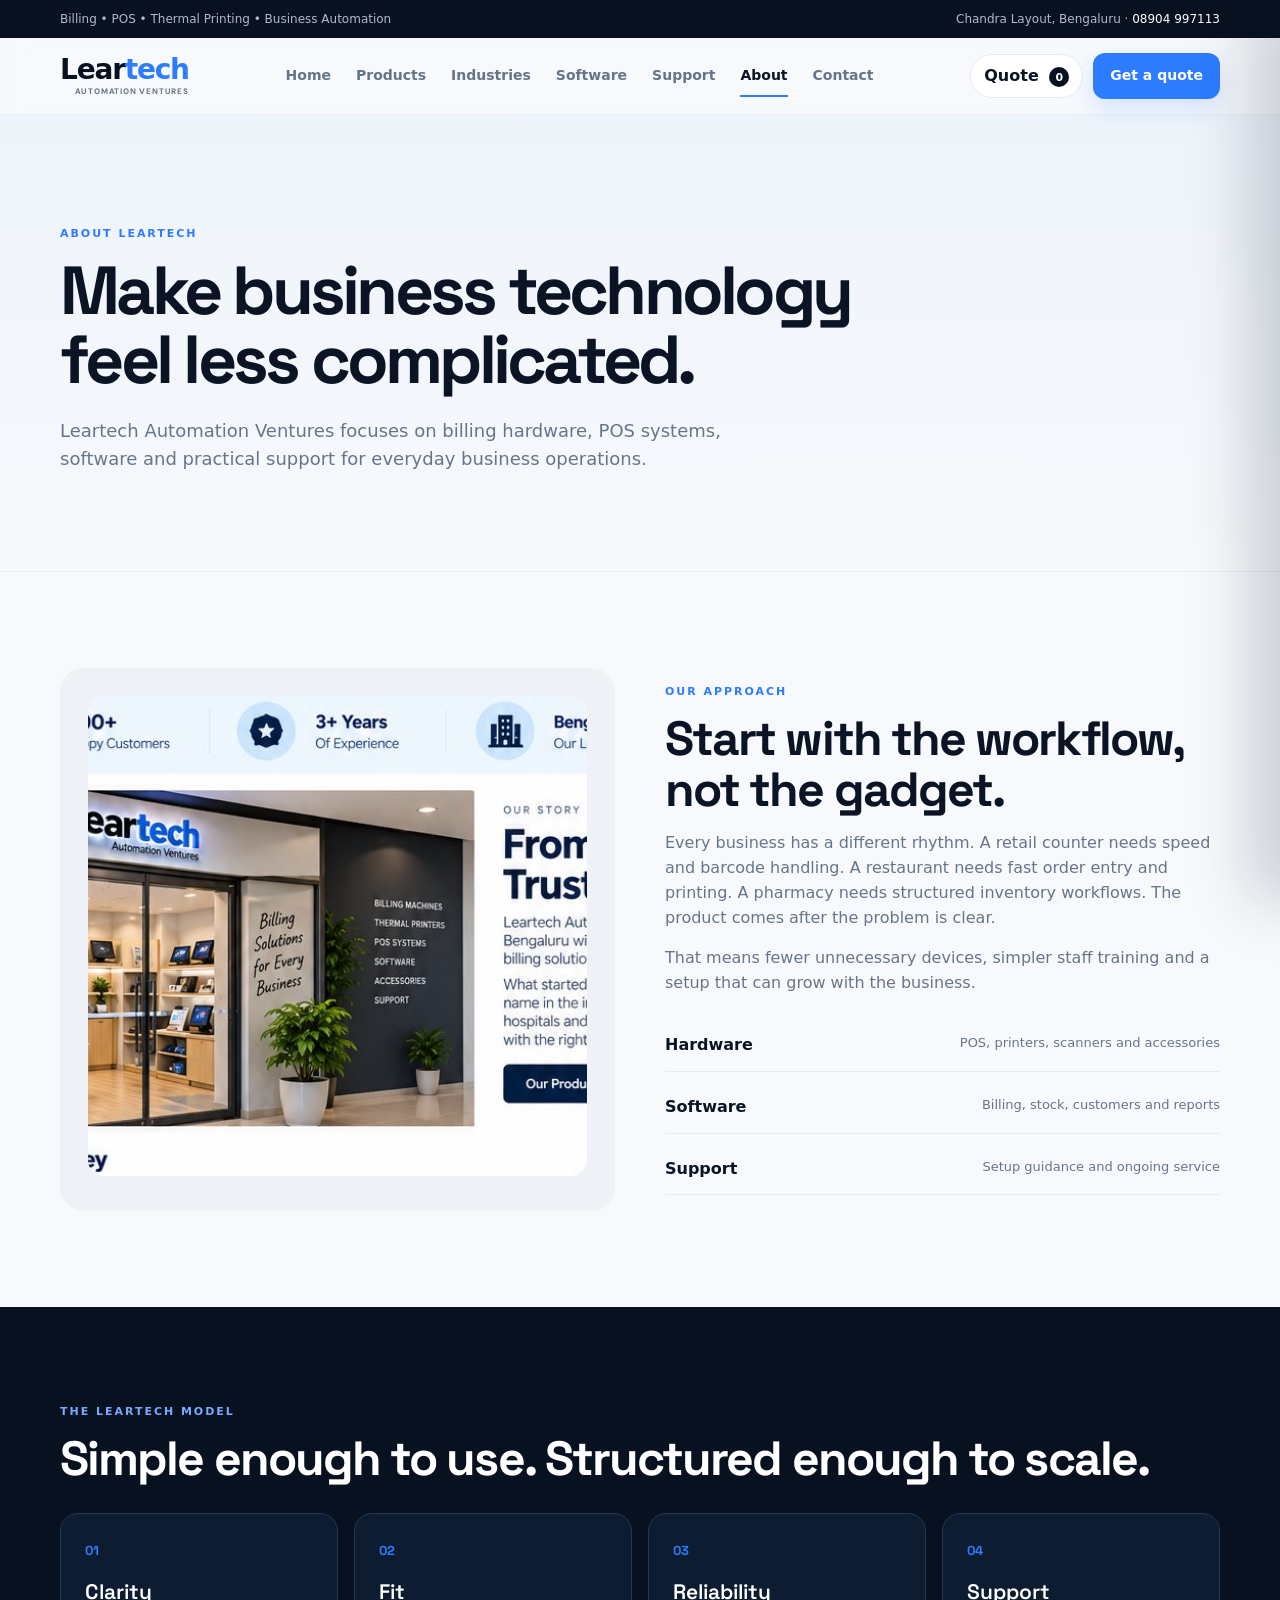
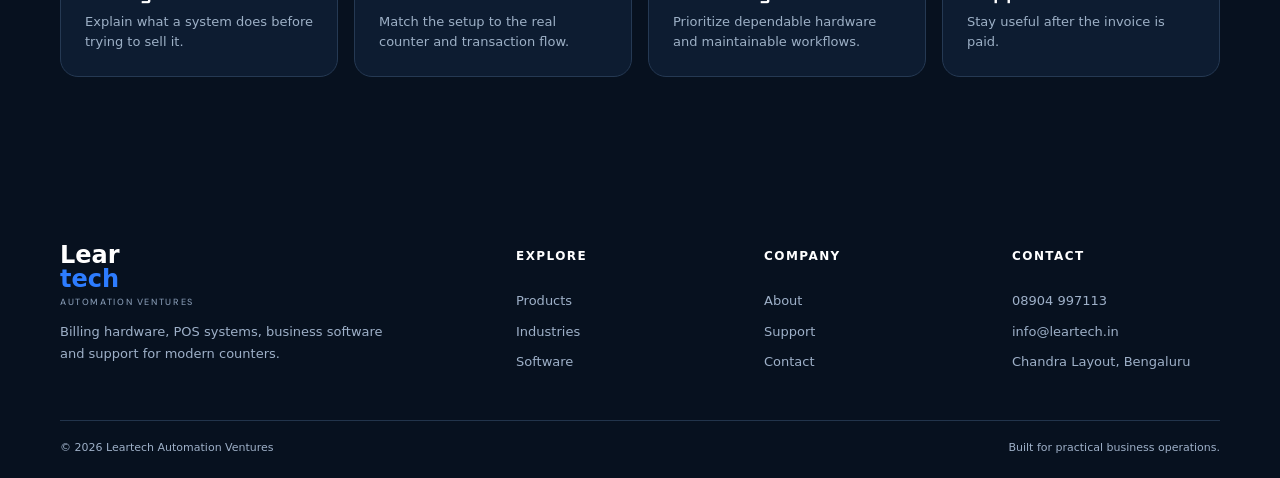
<file: about.html>
<!doctype html><html lang="en"><head><meta charset="utf-8"><meta name="viewport" content="width=device-width,initial-scale=1"><meta name="description" content="Learn about Leartech Automation Ventures and its approach to POS, billing and business automation."><title>About | Leartech</title><link rel="preconnect" href="https://fonts.googleapis.com"><link rel="preconnect" href="https://fonts.gstatic.com" crossorigin><link href="https://fonts.googleapis.com/css2?family=DM+Sans:wght@400;500;600;700&family=Space+Grotesk:wght@500;600;700&display=swap" rel="stylesheet"><link rel="stylesheet" href="./css/styles.css"></head><body data-page="about"><div id="site-header"></div><main><section class="page-hero"><div class="container"><div class="eyebrow">ABOUT LEARTECH</div><h1>Make business technology feel less complicated.</h1><p>Leartech Automation Ventures focuses on billing hardware, POS systems, software and practical support for everyday business operations.</p></div></section><section class="section-pad"><div class="container about-grid"><div class="about-media"><img src="./assets/images/about_showroom.jpg" alt="Leartech showroom"></div><div class="about-copy"><div class="eyebrow">OUR APPROACH</div><h2>Start with the workflow, not the gadget.</h2><p>Every business has a different rhythm. A retail counter needs speed and barcode handling. A restaurant needs fast order entry and printing. A pharmacy needs structured inventory workflows. The product comes after the problem is clear.</p><p>That means fewer unnecessary devices, simpler staff training and a setup that can grow with the business.</p><div class="about-points"><div><b>Hardware</b><span>POS, printers, scanners and accessories</span></div><div><b>Software</b><span>Billing, stock, customers and reports</span></div><div><b>Support</b><span>Setup guidance and ongoing service</span></div></div></div></div></section><section class="section-pad dark-section"><div class="container"><div class="section-head light"><div><div class="eyebrow">THE LEARTECH MODEL</div><h2>Simple enough to use. Structured enough to scale.</h2></div></div><div class="value-grid"><div><span>01</span><h3>Clarity</h3><p>Explain what a system does before trying to sell it.</p></div><div><span>02</span><h3>Fit</h3><p>Match the setup to the real counter and transaction flow.</p></div><div><span>03</span><h3>Reliability</h3><p>Prioritize dependable hardware and maintainable workflows.</p></div><div><span>04</span><h3>Support</h3><p>Stay useful after the invoice is paid.</p></div></div></div></section></main><div id="site-footer"></div><script src="./js/data.js" defer></script><script src="./js/app.js" defer></script></body></html>
</file>
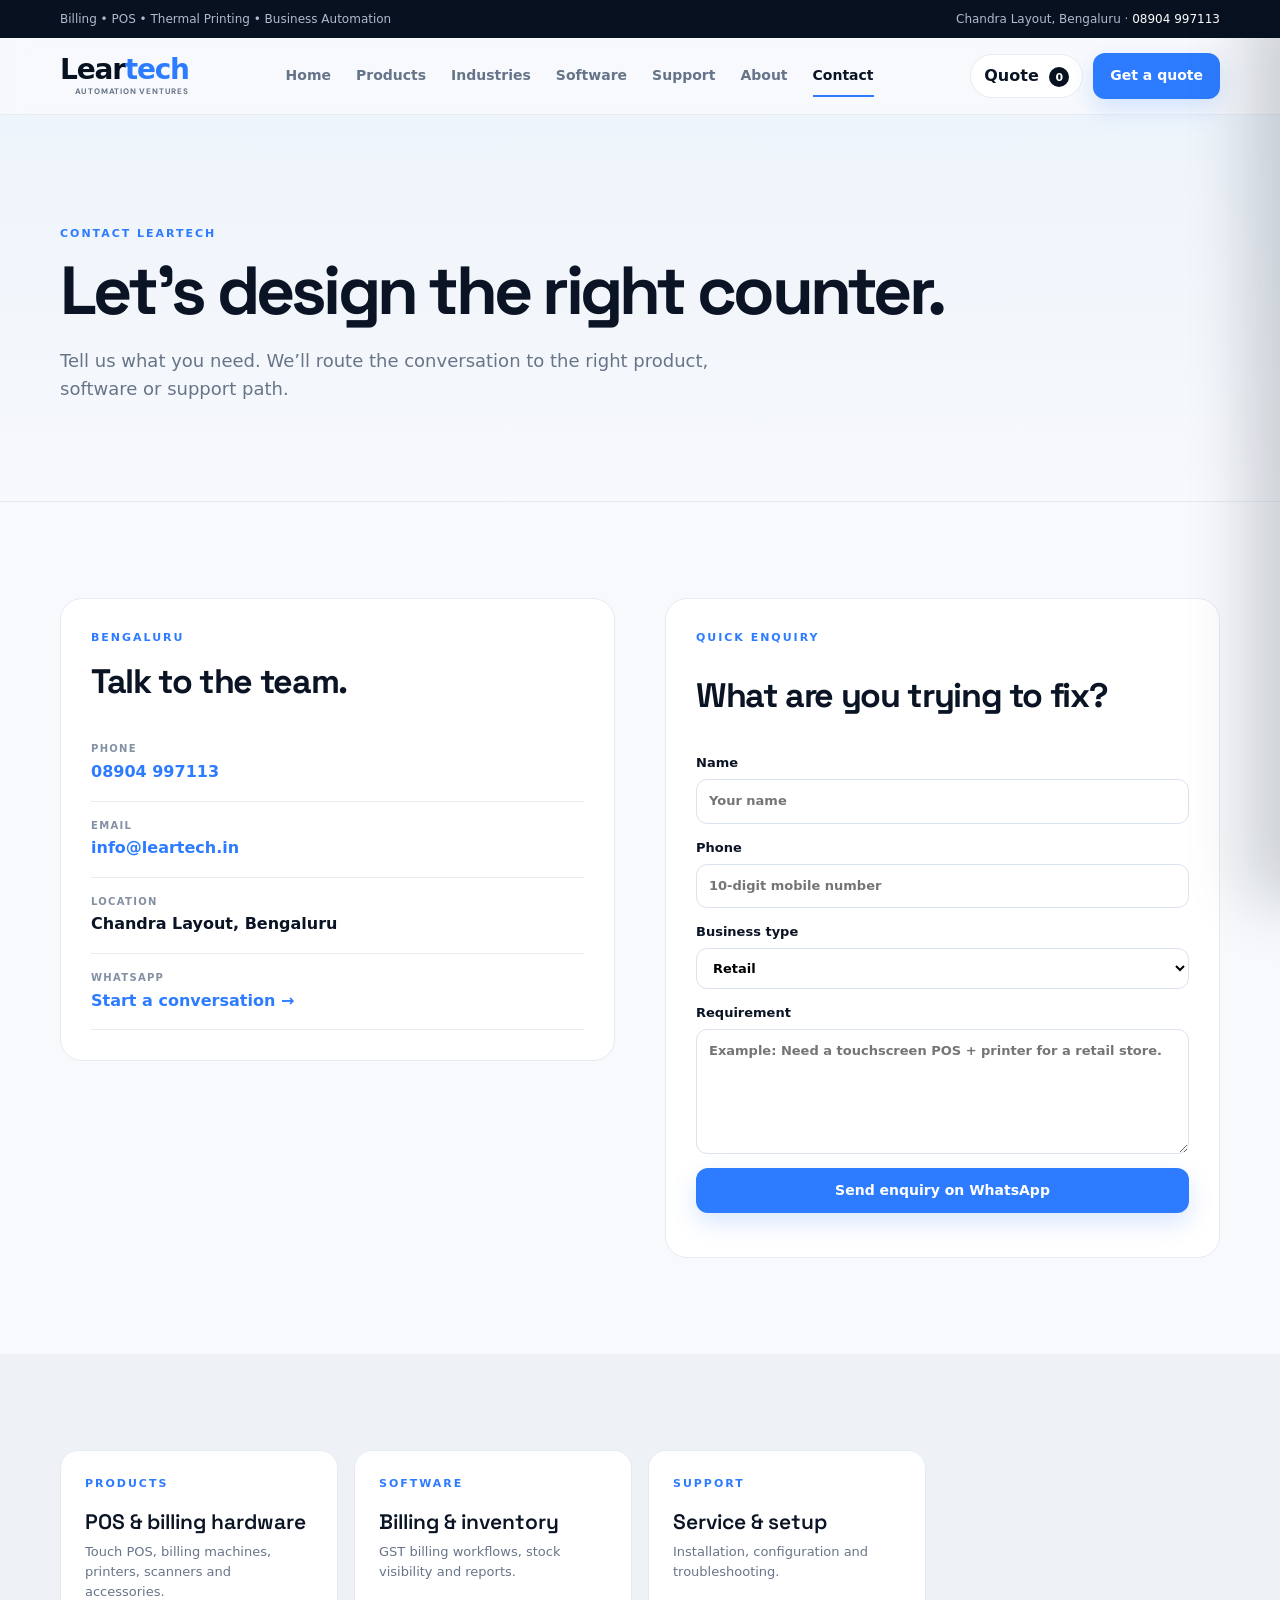
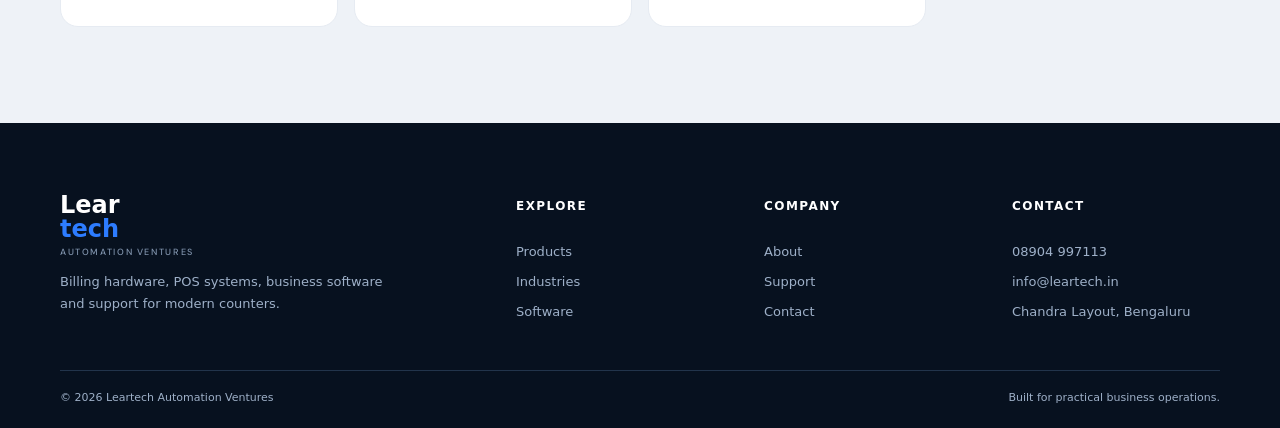
<file: contact.html>
<!doctype html><html lang="en"><head><meta charset="utf-8"><meta name="viewport" content="width=device-width,initial-scale=1"><meta name="description" content="Contact Leartech for POS, billing machine, printer and business software enquiries."><title>Contact | Leartech</title><link rel="preconnect" href="https://fonts.googleapis.com"><link rel="preconnect" href="https://fonts.gstatic.com" crossorigin><link href="https://fonts.googleapis.com/css2?family=DM+Sans:wght@400;500;600;700&family=Space+Grotesk:wght@500;600;700&display=swap" rel="stylesheet"><link rel="stylesheet" href="./css/styles.css"></head><body data-page="contact"><div id="site-header"></div><main><section class="page-hero"><div class="container"><div class="eyebrow">CONTACT LEARTECH</div><h1>Let’s design the right counter.</h1><p>Tell us what you need. We’ll route the conversation to the right product, software or support path.</p></div></section><section class="section-pad"><div class="container contact-grid"><div class="contact-panel"><div class="eyebrow">BENGALURU</div><h2>Talk to the team.</h2><div class="contact-item"><span>Phone</span><a href="tel:+918904997113">08904 997113</a></div><div class="contact-item"><span>Email</span><a href="mailto:info@leartech.in">info@leartech.in</a></div><div class="contact-item"><span>Location</span><strong>Chandra Layout, Bengaluru</strong></div><div class="contact-item"><span>WhatsApp</span><a href="https://wa.me/918904997113" target="_blank" rel="noopener">Start a conversation →</a></div></div><form class="lead-form" id="leadForm"><div class="eyebrow">QUICK ENQUIRY</div><h2>What are you trying to fix?</h2><label>Name<input id="formName" required placeholder="Your name"></label><label>Phone<input id="formPhone" required inputmode="tel" placeholder="10-digit mobile number"></label><label>Business type<select id="formBiz"><option>Retail</option><option>Restaurant / Café</option><option>Pharmacy</option><option>Fashion</option><option>Electronics / Mobile</option><option>Hardware / Electrical</option><option>Other</option></select></label><label>Requirement<textarea id="formNeed" required rows="5" placeholder="Example: Need a touchscreen POS + printer for a retail store."></textarea></label><button class="btn btn-primary" type="submit">Send enquiry on WhatsApp</button><p id="formNotice" class="form-notice" aria-live="polite"></p></form></div></section><section class="section-pad muted-section"><div class="container mini-contact-grid"><div><div class="eyebrow">PRODUCTS</div><h3>POS & billing hardware</h3><p>Touch POS, billing machines, printers, scanners and accessories.</p></div><div><div class="eyebrow">SOFTWARE</div><h3>Billing & inventory</h3><p>GST billing workflows, stock visibility and reports.</p></div><div><div class="eyebrow">SUPPORT</div><h3>Service & setup</h3><p>Installation, configuration and troubleshooting.</p></div></div></section></main><div id="site-footer"></div><script src="./js/data.js" defer></script><script src="./js/app.js" defer></script></body></html>
</file>
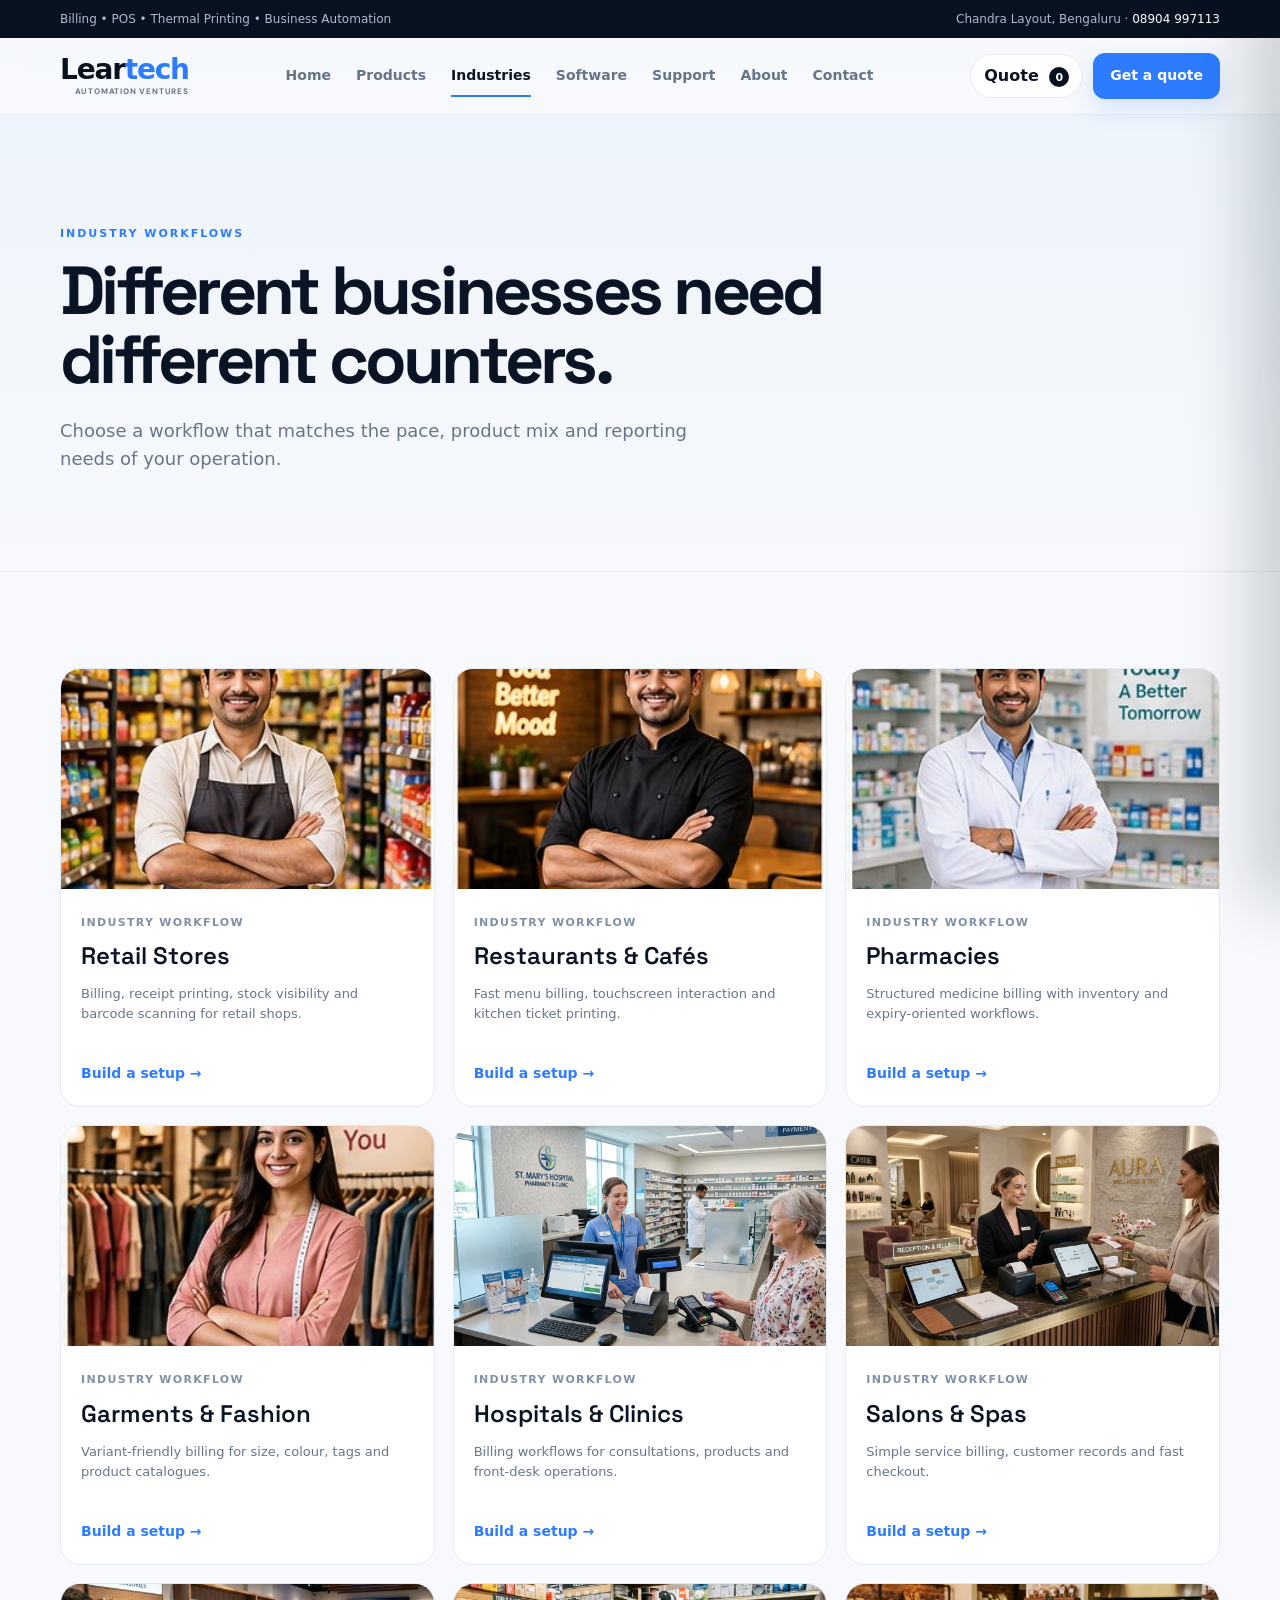
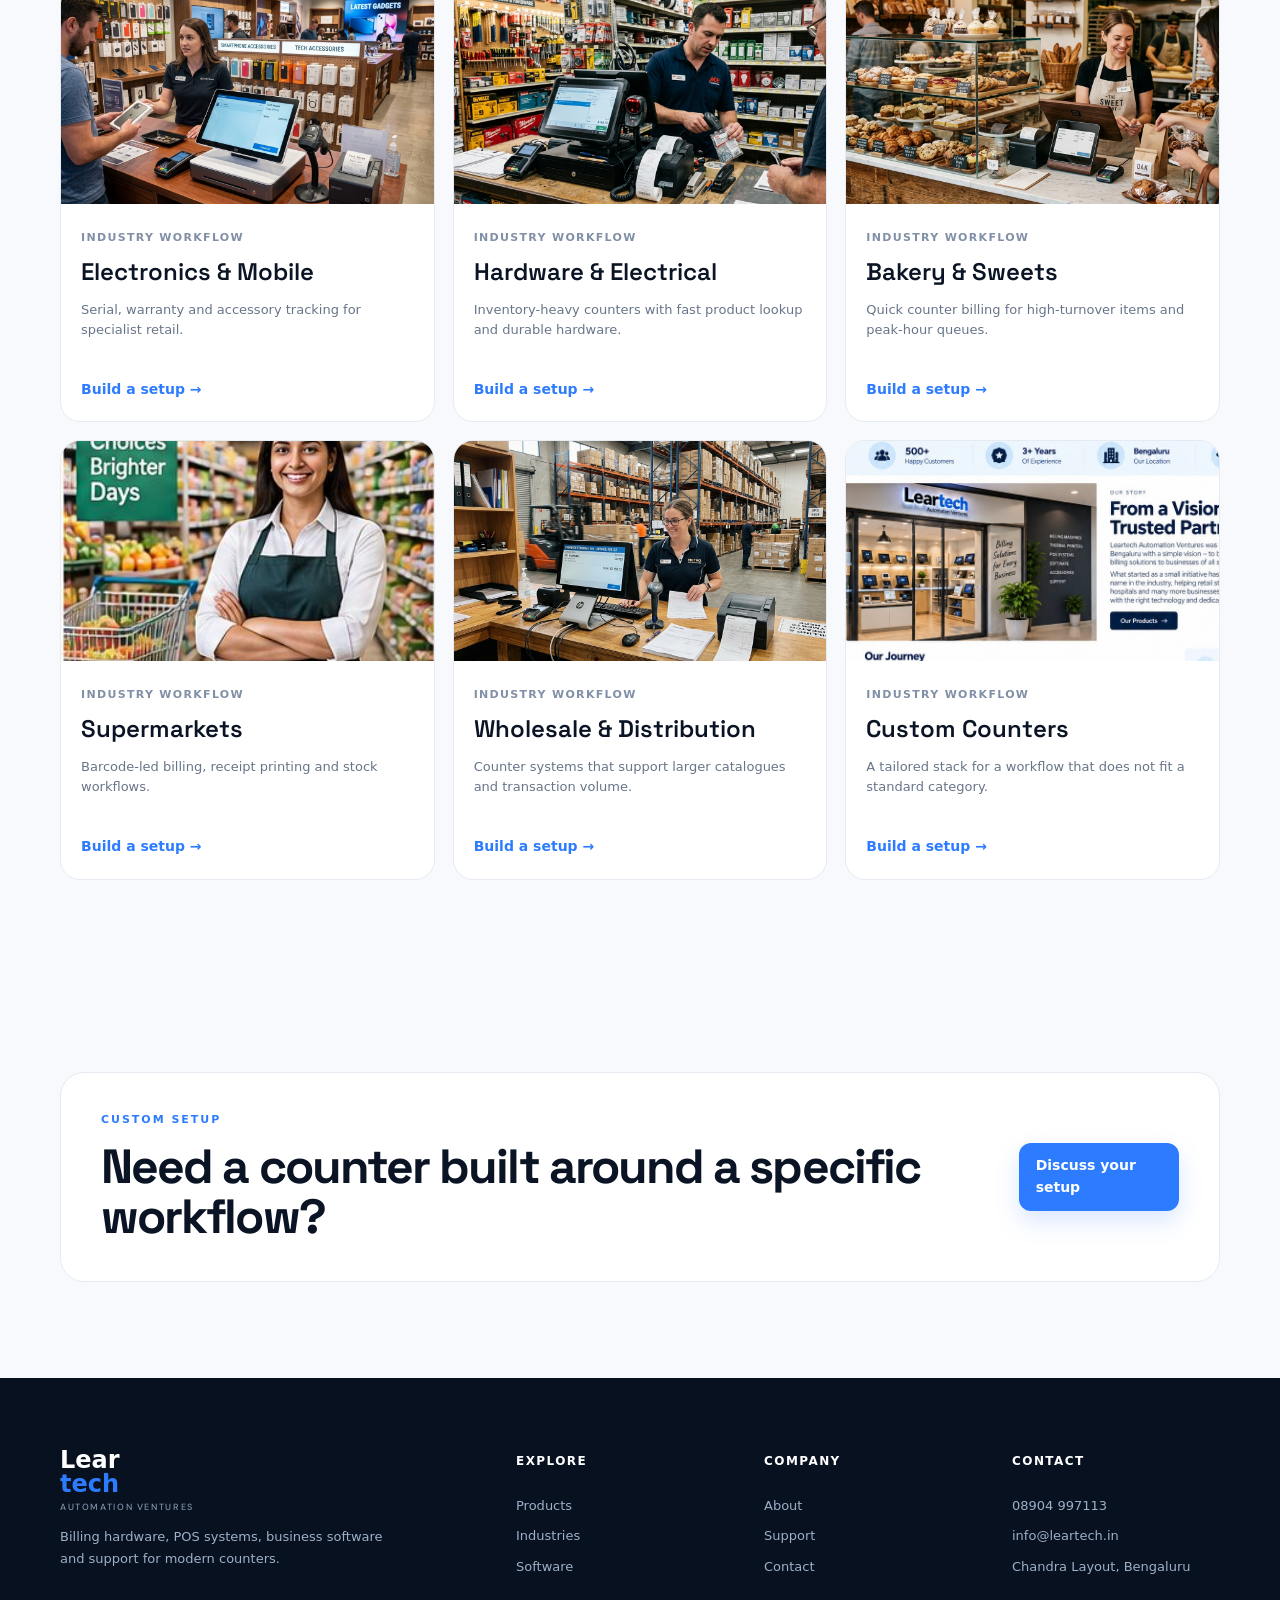
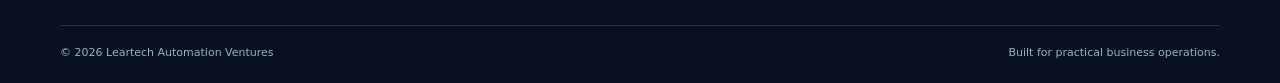
<file: industries.html>
<!doctype html><html lang="en"><head><meta charset="utf-8"><meta name="viewport" content="width=device-width,initial-scale=1"><meta name="description" content="Leartech POS and billing solutions for retail, restaurants, pharmacy, fashion, electronics, hardware and more."><title>Industries | Leartech</title><link rel="preconnect" href="https://fonts.googleapis.com"><link rel="preconnect" href="https://fonts.gstatic.com" crossorigin><link href="https://fonts.googleapis.com/css2?family=DM+Sans:wght@400;500;600;700&family=Space+Grotesk:wght@500;600;700&display=swap" rel="stylesheet"><link rel="stylesheet" href="./css/styles.css"></head><body data-page="industries"><div id="site-header"></div><main><section class="page-hero"><div class="container"><div class="eyebrow">INDUSTRY WORKFLOWS</div><h1>Different businesses need different counters.</h1><p>Choose a workflow that matches the pace, product mix and reporting needs of your operation.</p></div></section><section class="section-pad"><div class="container industry-grid" id="industryGrid"></div></section><section class="section-pad"><div class="container cta-banner"><div><div class="eyebrow">CUSTOM SETUP</div><h2>Need a counter built around a specific workflow?</h2></div><a class="btn btn-primary" href="./contact.html">Discuss your setup</a></div></section></main><div id="site-footer"></div><script src="./js/data.js" defer></script><script src="./js/app.js" defer></script></body></html>
</file>
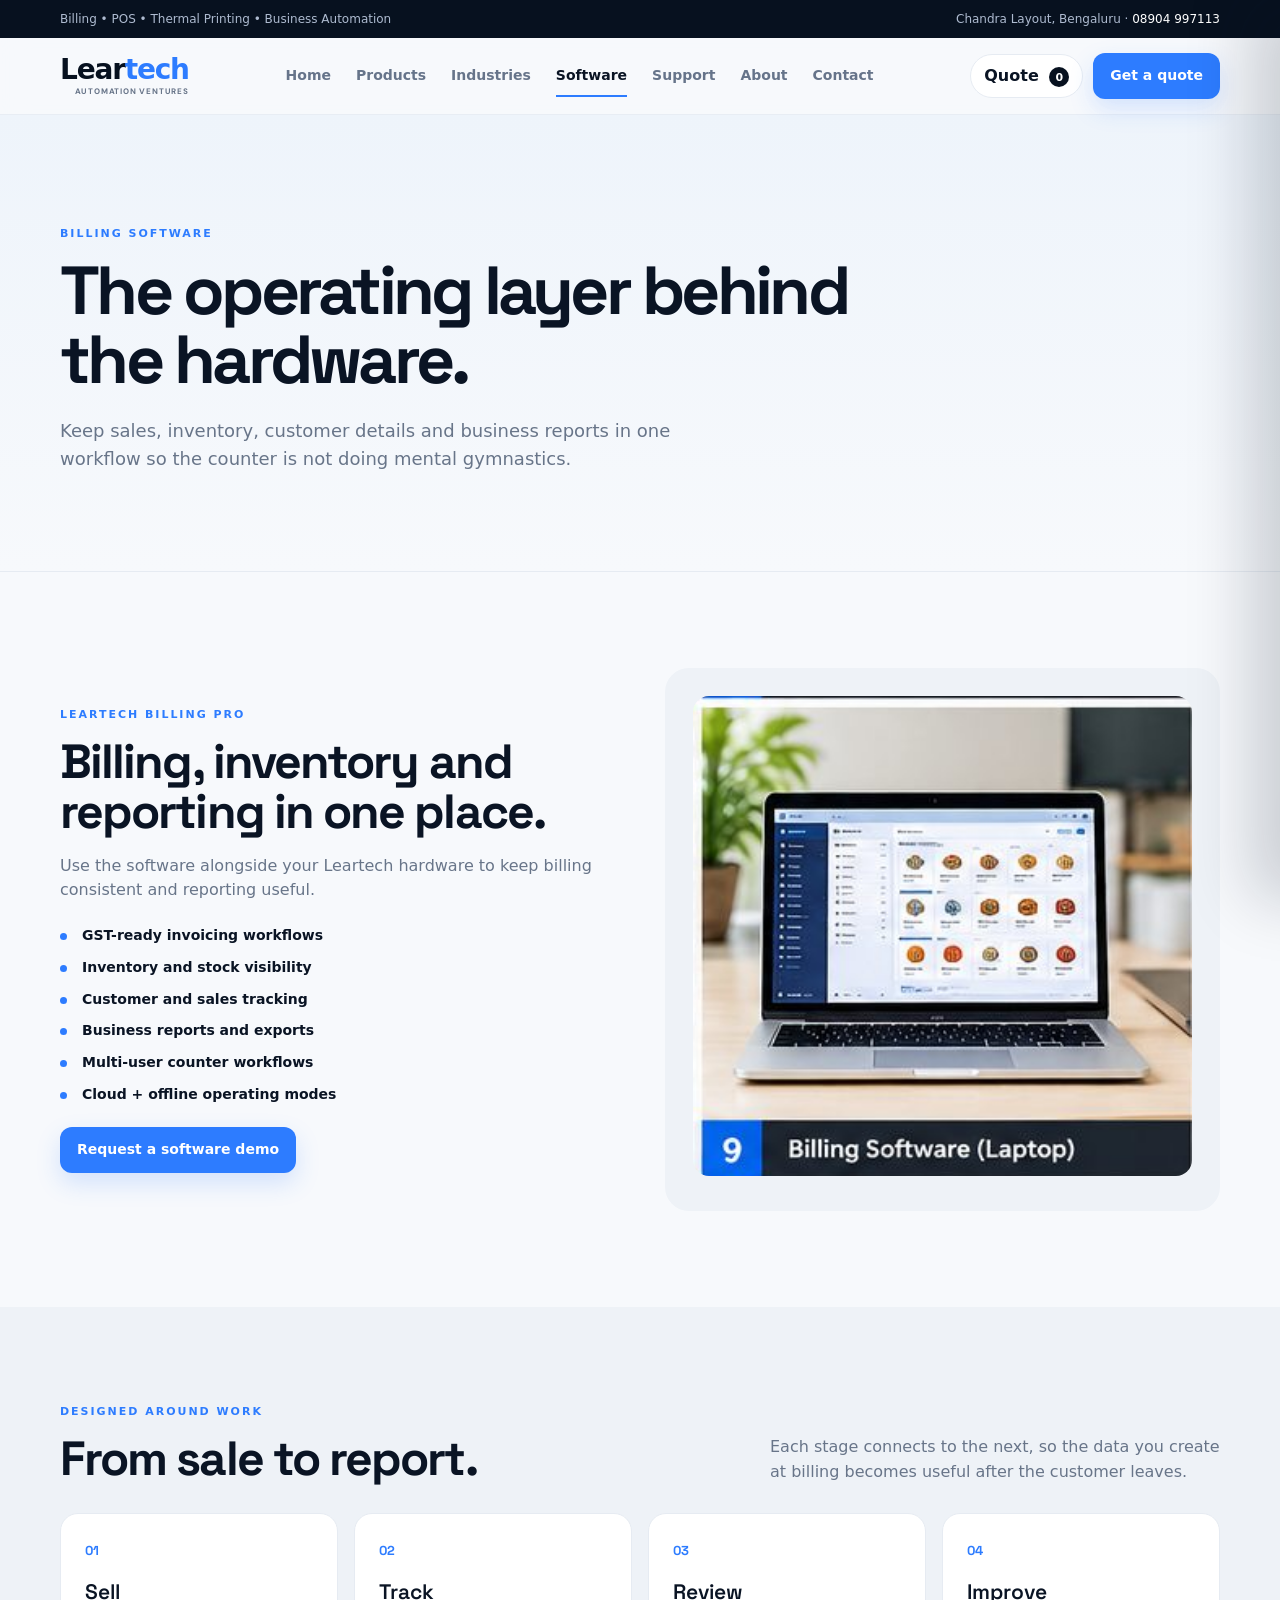
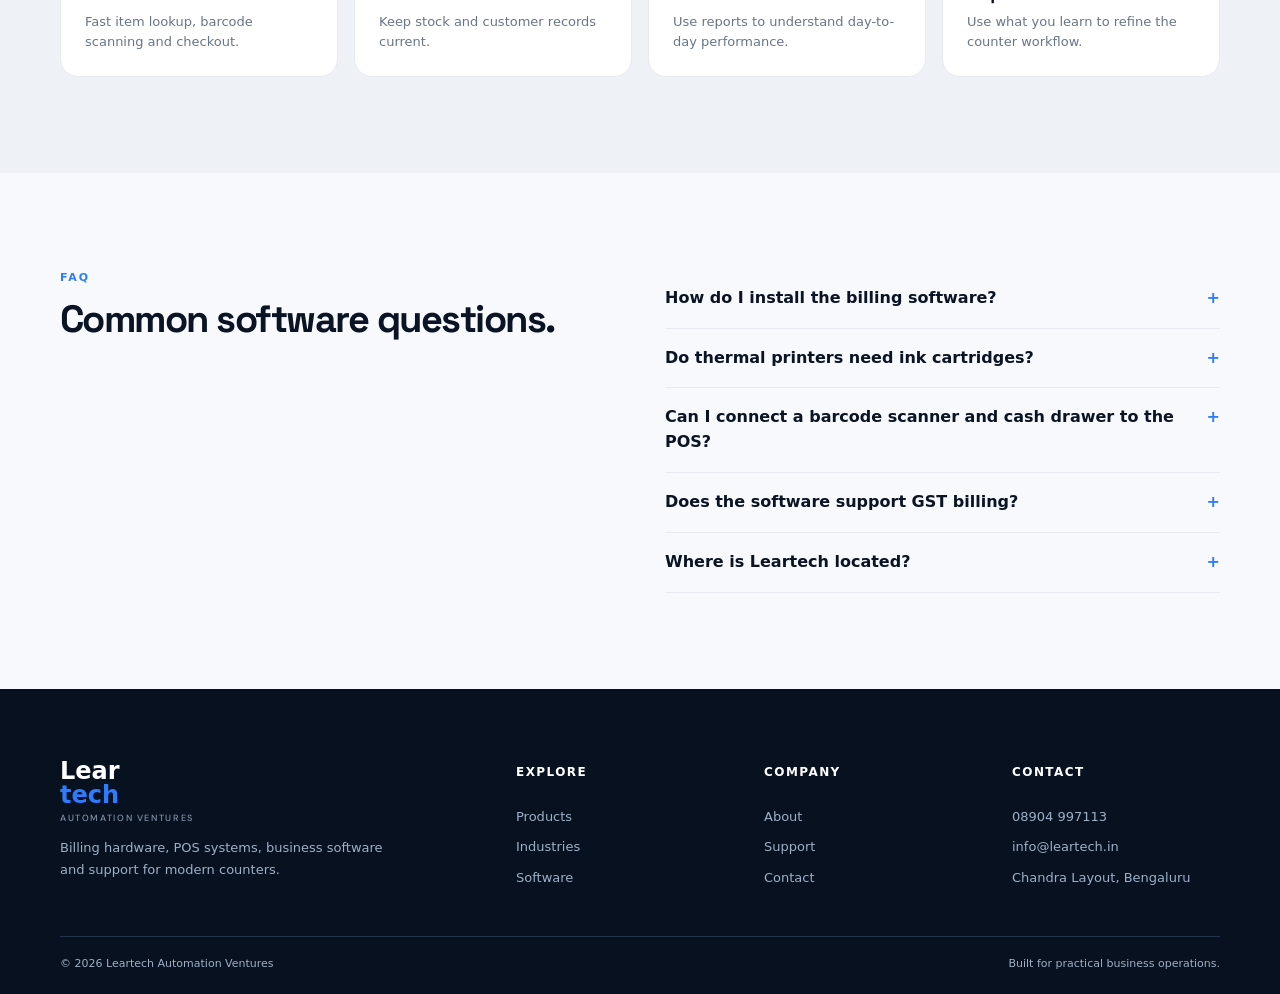
<file: software.html>
<!doctype html><html lang="en"><head><meta charset="utf-8"><meta name="viewport" content="width=device-width,initial-scale=1"><meta name="description" content="Leartech billing and inventory software with GST billing, stock management, reports and multi-user workflows."><title>Software | Leartech</title><link rel="preconnect" href="https://fonts.googleapis.com"><link rel="preconnect" href="https://fonts.gstatic.com" crossorigin><link href="https://fonts.googleapis.com/css2?family=DM+Sans:wght@400;500;600;700&family=Space+Grotesk:wght@500;600;700&display=swap" rel="stylesheet"><link rel="stylesheet" href="./css/styles.css"></head><body data-page="software"><div id="site-header"></div><main><section class="page-hero"><div class="container"><div class="eyebrow">BILLING SOFTWARE</div><h1>The operating layer behind the hardware.</h1><p>Keep sales, inventory, customer details and business reports in one workflow so the counter is not doing mental gymnastics.</p></div></section><section class="section-pad"><div class="container software-hero"><div class="software-copy"><div class="eyebrow">LEARTECH BILLING PRO</div><h2>Billing, inventory and reporting in one place.</h2><p>Use the software alongside your Leartech hardware to keep billing consistent and reporting useful.</p><div class="check-list"><div>GST-ready invoicing workflows</div><div>Inventory and stock visibility</div><div>Customer and sales tracking</div><div>Business reports and exports</div><div>Multi-user counter workflows</div><div>Cloud + offline operating modes</div></div><a class="btn btn-primary" href="./contact.html">Request a software demo</a></div><div class="software-media"><img src="./assets/images/software_laptop.jpg" alt="Leartech billing software on a laptop"></div></div></section><section class="section-pad muted-section"><div class="container"><div class="section-head"><div><div class="eyebrow">DESIGNED AROUND WORK</div><h2>From sale to report.</h2></div><p>Each stage connects to the next, so the data you create at billing becomes useful after the customer leaves.</p></div><div class="process-grid"><div><span>01</span><h3>Sell</h3><p>Fast item lookup, barcode scanning and checkout.</p></div><div><span>02</span><h3>Track</h3><p>Keep stock and customer records current.</p></div><div><span>03</span><h3>Review</h3><p>Use reports to understand day-to-day performance.</p></div><div><span>04</span><h3>Improve</h3><p>Use what you learn to refine the counter workflow.</p></div></div></div></section><section class="section-pad"><div class="container faq-wrap"><div><div class="eyebrow">FAQ</div><h2>Common software questions.</h2></div><div id="faqContainer"></div></div></section></main><div id="site-footer"></div><script src="./js/data.js" defer></script><script src="./js/app.js" defer></script></body></html>
</file>
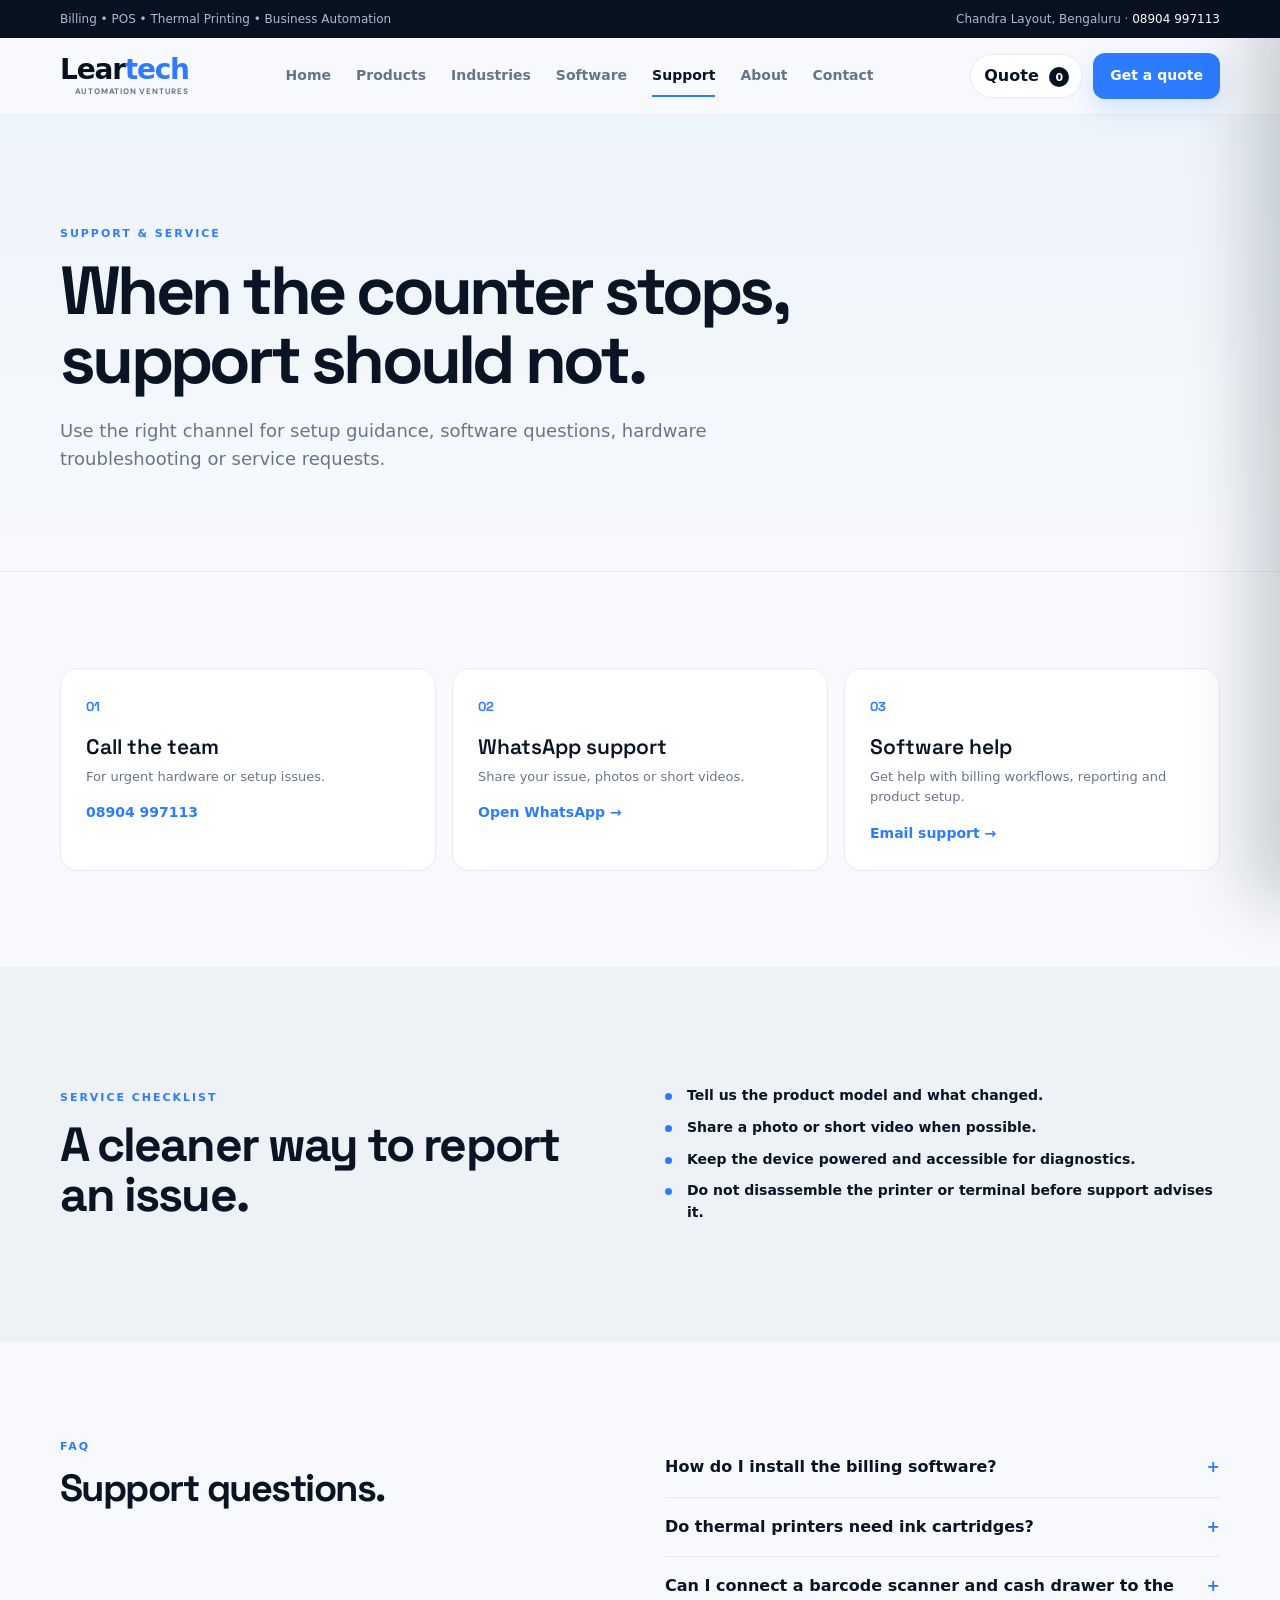
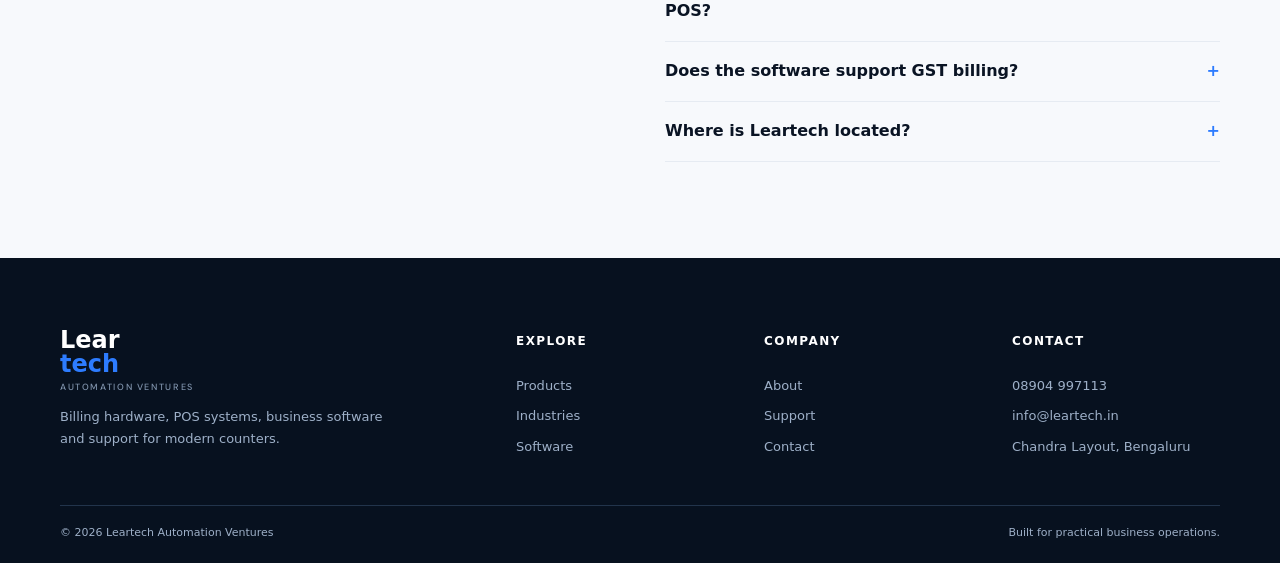
<file: support.html>
<!doctype html><html lang="en"><head><meta charset="utf-8"><meta name="viewport" content="width=device-width,initial-scale=1"><meta name="description" content="Leartech support for POS systems, thermal printers and billing software."><title>Support | Leartech</title><link rel="preconnect" href="https://fonts.googleapis.com"><link rel="preconnect" href="https://fonts.gstatic.com" crossorigin><link href="https://fonts.googleapis.com/css2?family=DM+Sans:wght@400;500;600;700&family=Space+Grotesk:wght@500;600;700&display=swap" rel="stylesheet"><link rel="stylesheet" href="./css/styles.css"></head><body data-page="support"><div id="site-header"></div><main><section class="page-hero"><div class="container"><div class="eyebrow">SUPPORT & SERVICE</div><h1>When the counter stops, support should not.</h1><p>Use the right channel for setup guidance, software questions, hardware troubleshooting or service requests.</p></div></section><section class="section-pad"><div class="container support-grid"><div class="support-card"><span class="support-no">01</span><h3>Call the team</h3><p>For urgent hardware or setup issues.</p><a href="tel:+918904997113">08904 997113</a></div><div class="support-card"><span class="support-no">02</span><h3>WhatsApp support</h3><p>Share your issue, photos or short videos.</p><a href="https://wa.me/918904997113" target="_blank" rel="noopener">Open WhatsApp →</a></div><div class="support-card"><span class="support-no">03</span><h3>Software help</h3><p>Get help with billing workflows, reporting and product setup.</p><a href="mailto:info@leartech.in">Email support →</a></div></div></section><section class="section-pad muted-section"><div class="container two-col"><div><div class="eyebrow">SERVICE CHECKLIST</div><h2>A cleaner way to report an issue.</h2></div><div class="check-list large"><div>Tell us the product model and what changed.</div><div>Share a photo or short video when possible.</div><div>Keep the device powered and accessible for diagnostics.</div><div>Do not disassemble the printer or terminal before support advises it.</div></div></div></section><section class="section-pad"><div class="container faq-wrap"><div><div class="eyebrow">FAQ</div><h2>Support questions.</h2></div><div id="faqContainer"></div></div></section></main><div id="site-footer"></div><script src="./js/data.js" defer></script><script src="./js/app.js" defer></script></body></html>
</file>
<file: css/styles.css>
:root{--bg:#f7f9fc;--surface:#fff;--ink:#0a1424;--muted:#687589;--line:#e6ebf2;--navy:#07111f;--navy2:#0d1c31;--blue:#2d7cff;--green:#14b86e;--shadow:0 20px 60px rgba(7,17,31,.08);--radius:24px}*{box-sizing:border-box}html{scroll-behavior:smooth}body{margin:0;background:var(--bg);color:var(--ink);font-family:"DM Sans",sans-serif;line-height:1.55}body.no-scroll{overflow:hidden}a{color:inherit;text-decoration:none}button,input,select,textarea{font:inherit}button{cursor:pointer}.container{width:min(1160px,calc(100% - 40px));margin:auto}.scroll-progress{position:fixed;inset:0 auto auto 0;width:0;height:3px;background:linear-gradient(90deg,var(--blue),#76aaff);z-index:1000}.topbar{background:var(--navy);color:#aebbd0;font-size:12px}.topbar-inner{min-height:38px;display:flex;align-items:center;justify-content:space-between;gap:16px}.topbar a{color:#fff}.site-header{position:sticky;top:0;z-index:100;background:rgba(247,249,252,.9);backdrop-filter:blur(14px);border-bottom:1px solid rgba(230,235,242,.85);transition:.25s}.site-header.scrolled{box-shadow:0 10px 30px rgba(7,17,31,.06)}.nav{height:78px;display:flex;align-items:center;justify-content:space-between;gap:24px}.brand{font-family:"Space Grotesk",sans-serif;font-weight:700;font-size:24px;line-height:1;display:inline-flex;flex-direction:column}.brand>span{color:var(--blue)}.brand small{font:500 9px "DM Sans",sans-serif;letter-spacing:.18em;text-transform:uppercase;color:var(--muted);margin-top:5px}.nav nav{display:flex;align-items:center;gap:25px}.nav nav a{font-size:14px;font-weight:700;color:#66748a;position:relative;padding:29px 0}.nav nav a:after{content:"";position:absolute;left:0;right:0;bottom:19px;height:2px;background:var(--blue);transform:scaleX(0);transform-origin:left;transition:.2s}.nav nav a.active,.nav nav a:hover{color:var(--ink)}.nav nav a.active:after,.nav nav a:hover:after{transform:scaleX(1)}.nav-actions{display:flex;align-items:center;gap:10px}.btn{border:1px solid transparent;border-radius:12px;padding:11px 16px;font-size:14px;font-weight:800;display:inline-flex;align-items:center;justify-content:center;gap:8px;transition:.2s}.btn:hover{transform:translateY(-1px)}.btn-primary{background:var(--blue);color:#fff;box-shadow:0 10px 24px rgba(45,124,255,.18)}.btn-secondary{background:#edf3fb;color:var(--ink);border-color:#dce6f2}.btn-ghost{background:transparent;color:var(--ink);border-color:#d7e0ec}.quote-mini{border:1px solid var(--line);background:#fff;border-radius:999px;padding:9px 13px;font-weight:800;color:var(--ink)}.quote-mini span{display:inline-grid;place-items:center;min-width:20px;height:20px;border-radius:50%;background:var(--navy);color:#fff;font-size:11px;margin-left:5px}.menu-btn{display:none;border:1px solid var(--line);background:#fff;border-radius:10px;padding:9px 11px;font-weight:800}.section-pad{padding:96px 0}.hero{padding-top:78px}.hero-grid{display:grid;grid-template-columns:1.02fr .98fr;gap:70px;align-items:center}.hero-copy h1,.page-hero h1{font:700 clamp(44px,5.6vw,72px)/1.02 "Space Grotesk",sans-serif;letter-spacing:-.055em;margin:0 0 22px}.hero-copy h1 span{color:var(--blue)}.eyebrow{font-size:11px;letter-spacing:.18em;font-weight:900;color:var(--blue);text-transform:uppercase;margin-bottom:14px}.lead{font-size:18px;color:var(--muted);max-width:670px}.actions{display:flex;flex-wrap:wrap;gap:10px;margin:28px 0}.hero-stats{display:flex;gap:34px;margin-top:32px}.hero-stats div{display:flex;flex-direction:column}.hero-stats b{font:700 24px "Space Grotesk"}.hero-stats span{font-size:11px;color:var(--muted);margin-top:3px}.hero-media{position:relative}.hero-media img{width:100%;height:520px;object-fit:cover;border-radius:28px;display:block;box-shadow:var(--shadow)}.hero-media-card{position:absolute;left:24px;bottom:24px;background:rgba(7,17,31,.93);color:#fff;padding:16px 18px;border-radius:16px;display:flex;flex-direction:column;gap:5px}.hero-media-card span{font-size:10px;letter-spacing:.13em;color:#9eb4d0}.hero-media-card strong{font-size:14px}.benefits{background:#fff;border-top:1px solid var(--line);border-bottom:1px solid var(--line)}.benefit-grid{display:grid;grid-template-columns:repeat(4,1fr)}.benefit{padding:28px;border-right:1px solid var(--line)}.benefit:first-child{border-left:1px solid var(--line)}.benefit strong{color:var(--blue);font-size:12px}.benefit h3{font:600 21px "Space Grotesk";margin:18px 0 8px}.benefit p{font-size:13px;color:var(--muted);margin:0}.section-head{display:flex;align-items:end;justify-content:space-between;gap:36px;margin-bottom:28px}.section-head h2,.roi-card h2,.cta-banner h2,.faq-wrap h2,.two-col h2,.about-copy h2,.software-copy h2{font:700 clamp(32px,4vw,48px)/1.05 "Space Grotesk";letter-spacing:-.04em;margin:0}.section-head>p{max-width:450px;color:var(--muted);margin:0}.text-link{color:var(--blue);font-size:14px;font-weight:900}.finder{background:#fff}.finder-card{border:1px solid var(--line);border-radius:var(--radius);background:#f4f7fb;overflow:hidden}.finder-tabs{display:flex;gap:8px;flex-wrap:wrap;padding:16px;border-bottom:1px solid var(--line)}.finder-tabs button,.filter-list button{border:1px solid #d9e2ee;background:#fff;color:#66758b;border-radius:10px;padding:10px 14px;font-size:13px;font-weight:800}.finder-tabs button.active,.filter-list button.active{background:var(--navy);color:#fff;border-color:var(--navy)}.finder-result{display:grid;grid-template-columns:1fr 1fr;min-height:390px}.finder-copy{padding:48px}.finder-copy h3{font:700 36px/1.08 "Space Grotesk";margin:6px 0 16px;letter-spacing:-.04em}.finder-copy p{color:var(--muted);max-width:500px}.label,.product-cat{font-size:11px;letter-spacing:.12em;text-transform:uppercase;font-weight:900;color:#8190a6}.check-list{display:grid;gap:10px;margin:22px 0}.check-list>div{padding-left:22px;position:relative;font-size:14px;font-weight:700}.check-list>div:before{content:"";position:absolute;left:0;top:8px;width:7px;height:7px;border-radius:50%;background:var(--blue)}.dark-section{background:var(--navy);color:#fff}.section-head.light h2{color:#fff}.section-head.light>p{color:#9eb0c6}.dark-section .eyebrow{color:#79aaff}.pos-demo{display:grid;grid-template-columns:1.2fr .8fr;gap:26px}.pos-screen,.printer-body{border:1px solid #253a55;background:#0c192a;border-radius:22px;box-shadow:0 20px 60px rgba(0,0,0,.22)}.pos-screen{padding:22px}.pos-top{display:flex;justify-content:space-between;color:#9db2cb;font-size:10px;letter-spacing:.1em}.pos-products{display:grid;grid-template-columns:repeat(3,1fr);gap:10px;margin:22px 0}.pos-products button{border:1px solid #29405e;background:#12243b;color:#fff;border-radius:14px;padding:18px;text-align:left;min-height:100px}.pos-products button:hover{border-color:#4e8fff;background:#173050}.pos-products b{display:block;font-size:15px}.pos-products span{color:#78a9ff;font-weight:900;display:block;margin-top:8px}.pos-total{border-top:1px solid #29405e;padding-top:17px;display:flex;align-items:center;justify-content:space-between}.pos-total small{display:block;color:#8398b1;font-size:9px;letter-spacing:.15em}.pos-total strong{display:block;font:700 27px "Space Grotesk";color:#59de9c;margin-top:4px}.printer{display:flex;align-items:center;justify-content:center}.printer-body{width:min(100%,320px);padding:24px 26px 0;min-height:360px}.printer-slot{height:9px;border-radius:99px;background:#01060d;margin-bottom:12px}.receipt{background:#fff;color:#20242a;padding:24px 18px;min-height:290px;font-family:monospace;font-size:11px;text-align:center;transform-origin:top}.receipt small{display:block;font-family:"DM Sans";color:#66707d;margin:4px 0}.receipt hr{border:0;border-top:1px dashed #aab1ba;margin:12px 0}.receipt-row{display:flex;justify-content:space-between;margin:7px 0;text-align:left;font-family:"DM Sans";font-size:10px}.receipt.printing{animation:paper .75s ease}.product-grid{display:grid;gap:18px}.product-grid-4{grid-template-columns:repeat(4,1fr)}.product-grid-3{grid-template-columns:repeat(3,1fr)}.product-card{background:#fff;border:1px solid var(--line);border-radius:20px;overflow:hidden;display:flex;flex-direction:column;transition:.25s}.product-card:hover,.industry-card:hover,.story-card:hover,.support-card:hover{transform:translateY(-4px);box-shadow:var(--shadow)}.product-image{height:230px;background:#f4f7fb;position:relative;padding:18px}.product-image img{width:100%;height:100%;object-fit:contain}.tag{position:absolute;left:14px;top:14px;border-radius:999px;padding:6px 10px;background:rgba(7,17,31,.92);color:#fff;font-size:9px;font-weight:900;letter-spacing:.08em;text-transform:uppercase;z-index:1}.tag.static{position:static;display:inline-block}.product-body{padding:19px}.product-body h3{font:600 20px/1.15 "Space Grotesk";margin:7px 0 9px}.product-body p{font-size:12px;color:var(--muted);min-height:56px;margin:0}.product-foot{display:flex;justify-content:space-between;align-items:center;margin-top:18px}.product-foot strong{font:700 21px "Space Grotesk"}.product-actions{display:grid;grid-template-columns:1fr 1fr;gap:8px;margin-top:15px}.product-actions .btn{font-size:12px;padding:10px}.roi-card{display:grid;grid-template-columns:1.25fr .75fr;gap:28px;background:var(--navy);color:#fff;padding:42px;border-radius:28px}.roi-card .eyebrow{color:#79aaff}.roi-card p{color:#a5b4c8;max-width:600px}.roi-card input{width:100%;margin:22px 0 10px}.roi-range{display:flex;justify-content:space-between;color:#8092aa;font-size:11px}.roi-range strong{color:#fff}.roi-number{border:1px solid #2a3f5a;border-radius:18px;padding:30px;display:flex;flex-direction:column;justify-content:center;align-items:flex-start;background:#0c1c30}.roi-number span{font-size:10px;letter-spacing:.14em;color:#8ea2ba}.roi-number strong{font:700 64px "Space Grotesk";letter-spacing:-.06em;color:#fff;margin:8px 0}.roi-number small{color:#90a4bd}.muted-section{background:#eef2f7}.story-grid,.value-grid,.process-grid,.mini-contact-grid{display:grid;grid-template-columns:repeat(4,1fr);gap:16px}.story-card,.value-grid>div,.process-grid>div,.mini-contact-grid>div{background:#fff;border:1px solid var(--line);border-radius:18px;padding:24px}.story-card span,.value-grid span,.process-grid span,.support-no{color:var(--blue);font:700 13px "Space Grotesk"}.story-card h3,.value-grid h3,.process-grid h3,.support-card h3,.mini-contact-grid h3{font:600 21px "Space Grotesk";margin:15px 0 7px}.story-card p,.value-grid p,.process-grid p,.support-card p,.mini-contact-grid p{font-size:13px;color:var(--muted);margin:0}.cta-banner{display:flex;align-items:center;justify-content:space-between;gap:28px;padding:38px 40px;border:1px solid var(--line);border-radius:24px;background:#fff}.page-hero{padding:110px 0 80px;background:linear-gradient(180deg,#eef4fb,#f7f9fc);border-bottom:1px solid var(--line)}.page-hero h1{max-width:900px;font-size:clamp(44px,5.5vw,68px)}.page-hero p{max-width:680px;font-size:18px;color:var(--muted)}.catalog-layout{display:grid;grid-template-columns:240px 1fr;gap:30px}.filter-panel{background:#fff;border:1px solid var(--line);border-radius:18px;padding:20px;height:max-content;position:sticky;top:100px}.filter-panel input,.filter-panel select,.lead-form input,.lead-form select,.lead-form textarea{width:100%;border:1px solid #dbe3ee;background:#fff;border-radius:11px;padding:11px 12px;outline:none}.filter-panel input:focus,.filter-panel select:focus,.lead-form input:focus,.lead-form select:focus,.lead-form textarea:focus{border-color:#78a9ff;box-shadow:0 0 0 4px rgba(45,124,255,.1)}.filter-label{font-size:10px;letter-spacing:.14em;font-weight:900;color:#7b899b;margin:0 0 10px}.filter-label:not(:first-child){margin-top:22px}.filter-list{display:grid;gap:8px}.filter-list button{text-align:left}.catalog-toolbar{display:flex;justify-content:space-between;gap:20px;align-items:center;margin-bottom:16px}.catalog-toolbar span{font-size:11px;color:var(--muted)}.empty-state{padding:50px;text-align:center;color:var(--muted);background:#fff;border:1px dashed #cad5e3;border-radius:16px}.catalog-empty{grid-column:1/-1}.breadcrumbs{display:flex;gap:8px;font-size:12px;color:var(--muted);margin-bottom:22px}.detail-grid{display:grid;grid-template-columns:1fr 1fr;gap:50px;align-items:start}.detail-media{background:#eef2f7;border-radius:26px;padding:34px;min-height:520px}.detail-media img{width:100%;height:450px;object-fit:contain}.detail-copy h1{font:700 50px/1.03 "Space Grotesk";letter-spacing:-.05em;margin:10px 0 18px}.detail-price{font:700 32px "Space Grotesk";margin:20px 0}.spec-grid{display:grid;grid-template-columns:1fr 1fr;gap:10px;margin-top:28px}.spec-grid>div{border:1px solid var(--line);background:#fff;border-radius:12px;padding:13px}.spec-grid span{display:block;font-size:10px;color:#7d8ba0;text-transform:uppercase;letter-spacing:.1em}.spec-grid b{display:block;margin-top:4px;font-size:13px}.industry-grid{display:grid;grid-template-columns:repeat(3,1fr);gap:18px}.industry-card{background:#fff;border:1px solid var(--line);border-radius:20px;overflow:hidden;transition:.25s}.industry-image{height:220px;background:#eef2f7}.industry-image img{width:100%;height:100%;object-fit:cover}.industry-card>div:last-child{padding:20px}.industry-card h3{font:600 24px "Space Grotesk";margin:7px 0 8px}.industry-card p{font-size:13px;color:var(--muted);min-height:64px}.software-hero,.about-grid,.two-col,.contact-grid,.faq-wrap{display:grid;grid-template-columns:1fr 1fr;gap:50px;align-items:center}.software-media,.about-media{background:#eef2f7;border-radius:24px;padding:28px}.software-media img,.about-media img{width:100%;height:480px;object-fit:cover;border-radius:16px}.software-copy p,.about-copy p{font-size:16px;color:var(--muted)}.process-grid>div{background:#fff;border:1px solid var(--line)}.faq-wrap{align-items:start}.faq-wrap h2{font-size:38px}.faq-item{border-bottom:1px solid var(--line);padding:17px 0}.faq-item summary{font-weight:800;cursor:pointer;list-style:none;display:flex;justify-content:space-between;gap:20px}.faq-item summary:after{content:"+";color:var(--blue)}.faq-item[open] summary:after{content:"−"}.faq-item p{color:var(--muted);font-size:14px;margin:12px 0 0}.support-grid{display:grid;grid-template-columns:repeat(3,1fr);gap:16px}.support-card{background:#fff;border:1px solid var(--line);border-radius:18px;padding:25px;transition:.25s}.support-card a{display:inline-block;margin-top:15px;color:var(--blue);font-weight:900;font-size:14px}.about-points{display:grid;gap:10px;margin-top:24px}.about-points div{display:flex;justify-content:space-between;gap:20px;padding:13px 0;border-bottom:1px solid var(--line)}.about-points span{color:var(--muted);font-size:13px;text-align:right}.value-grid>div{background:#0d1c31;border-color:#253953}.value-grid h3{color:#fff}.value-grid p{color:#9db0c6}.contact-grid{align-items:start}.contact-panel,.lead-form{background:#fff;border:1px solid var(--line);border-radius:22px;padding:30px}.contact-panel h2,.lead-form h2{font:700 34px "Space Grotesk";letter-spacing:-.04em;margin:0 0 22px}.contact-item{display:flex;flex-direction:column;gap:3px;padding:16px 0;border-bottom:1px solid var(--line)}.contact-item span{font-size:10px;text-transform:uppercase;letter-spacing:.13em;color:#8390a4;font-weight:900}.contact-item a{color:var(--blue);font-weight:800}.lead-form{display:grid;gap:14px}.lead-form label{display:grid;gap:6px;font-size:13px;font-weight:800}.form-notice{font-size:12px;color:var(--green);margin:0}.footer{background:var(--navy);color:#9eb0c8;padding:70px 0 22px}.footer-grid{display:grid;grid-template-columns:2fr 1fr 1fr 1fr;gap:40px}.footer .brand{color:#fff}.footer .brand small{color:#8194ad}.footer p{max-width:330px;font-size:13px;line-height:1.7}.footer h4{color:#fff;margin:4px 0 16px;font-size:12px;letter-spacing:.12em;text-transform:uppercase}.footer-grid>div:not(:first-child){display:flex;flex-direction:column;gap:10px;font-size:13px}.footer a:hover{color:#fff}.footer-bottom{border-top:1px solid #22344b;margin-top:42px;padding-top:18px;display:flex;justify-content:space-between;gap:20px;font-size:11px}.drawer-overlay{position:fixed;inset:0;background:rgba(5,12,20,.45);z-index:900;opacity:0;visibility:hidden;transition:.25s}.drawer-overlay.open{opacity:1;visibility:visible}.quote-drawer{position:fixed;right:0;top:0;bottom:0;width:min(420px,100%);background:#fff;z-index:901;transform:translateX(100%);transition:.3s ease;display:flex;flex-direction:column;box-shadow:-30px 0 60px rgba(7,17,31,.18)}.quote-drawer.open{transform:none}.drawer-head{padding:24px;border-bottom:1px solid var(--line);display:flex;justify-content:space-between;align-items:flex-start}.drawer-head h3{font:600 24px "Space Grotesk";margin:0}.icon-btn{border:1px solid var(--line);background:#fff;border-radius:10px;width:34px;height:34px;font-size:22px}.drawer-items{padding:18px;overflow:auto;flex:1}.drawer-item{display:grid;grid-template-columns:65px 1fr;gap:12px;padding:13px 0;border-bottom:1px solid var(--line)}.drawer-item img{width:65px;height:65px;object-fit:contain;background:#eef2f7;border-radius:10px}.drawer-item b{font-size:13px;display:block}.drawer-item span{display:block;color:var(--muted);font-size:12px;margin-top:4px}.qty{display:flex;align-items:center;gap:8px;margin-top:8px}.qty button{width:26px;height:26px;border:1px solid var(--line);border-radius:7px;background:#fff}.qty span{min-width:18px;text-align:center;color:var(--ink)}.drawer-foot{border-top:1px solid var(--line);padding:18px;display:grid;gap:9px}.drawer-total{display:flex;justify-content:space-between;align-items:center;margin-bottom:4px}.drawer-total strong{font:700 24px "Space Grotesk"}.dark-text{color:var(--ink)}.reveal,.reveal-scale{opacity:0;transform:translateY(20px);transition:opacity .65s ease,transform .65s ease}.reveal-scale{transform:translateY(20px) scale(.985)}.reveal.visible,.reveal-scale.visible{opacity:1;transform:none}@keyframes paper{0%{transform:scaleY(.1);opacity:.1}50%{transform:scaleY(1.03);opacity:1}100%{transform:scaleY(1);opacity:1}}@media(max-width:1000px){.nav nav{display:none;position:absolute;left:20px;right:20px;top:116px;background:#fff;border:1px solid var(--line);border-radius:16px;padding:8px;box-shadow:var(--shadow);flex-direction:column;align-items:stretch}.nav nav.open{display:flex}.nav nav a{padding:12px 14px}.nav nav a:after{display:none}.menu-btn{display:inline-block}.nav-cta{display:none}.hero-grid,.finder-result,.pos-demo,.roi-card,.detail-grid,.software-hero,.about-grid,.two-col,.contact-grid,.faq-wrap{grid-template-columns:1fr}.hero-media{order:-1}.hero-media img{height:430px}.benefit-grid{grid-template-columns:1fr 1fr}.benefit{border-bottom:1px solid var(--line)}.product-grid-4{grid-template-columns:repeat(2,1fr)}.product-grid-3{grid-template-columns:repeat(2,1fr)}.story-grid,.value-grid,.process-grid{grid-template-columns:1fr 1fr}.catalog-layout{grid-template-columns:1fr}.filter-panel{position:static}.industry-grid{grid-template-columns:1fr 1fr}.support-grid{grid-template-columns:1fr}.mini-contact-grid{grid-template-columns:1fr 1fr}.software-media img,.about-media img{height:360px}.detail-media{min-height:380px}.detail-media img{height:340px}.footer-grid{grid-template-columns:2fr 1fr 1fr}}@media(max-width:640px){.container{width:min(100% - 28px,1160px)}.topbar-inner{height:auto;padding:8px 0;flex-direction:column;align-items:flex-start}.nav{height:70px}.brand{font-size:22px}.hero,.section-pad{padding-top:64px;padding-bottom:64px}.hero-copy h1,.page-hero h1{font-size:43px}.hero-stats{gap:20px;flex-wrap:wrap}.hero-stats b{font-size:20px}.hero-media img{height:330px}.hero-media-card{left:14px;right:14px;bottom:14px}.benefit-grid,.product-grid-4,.product-grid-3,.industry-grid,.story-grid,.value-grid,.process-grid,.mini-contact-grid{grid-template-columns:1fr}.benefit{border-left:1px solid var(--line)!important}.section-head{align-items:flex-start;flex-direction:column;gap:10px}.finder-copy{padding:28px}.finder-copy h3{font-size:31px}.finder-result>img{min-height:260px}.pos-products{grid-template-columns:1fr 1fr}.pos-total{align-items:flex-start;flex-direction:column;gap:12px}.roi-card{padding:25px}.roi-number strong{font-size:50px}.cta-banner{padding:28px;align-items:flex-start;flex-direction:column}.catalog-toolbar{align-items:flex-start;flex-direction:column}.detail-copy h1{font-size:39px}.detail-media{padding:20px;min-height:300px}.detail-media img{height:260px}.spec-grid{grid-template-columns:1fr}.page-hero{padding:70px 0 56px}.contact-panel,.lead-form{padding:24px}.drawer-head{padding:20px}.footer-grid{grid-template-columns:1fr 1fr}.footer-grid>div:first-child{grid-column:1/-1}.footer-bottom{flex-direction:column}.nav-actions{gap:6px}}

/* RESTORED ORIGINAL VISUAL IDENTITY */
@import url('https://fonts.googleapis.com/css2?family=Inter:wght@300;400;500;600;700;800;900&display=swap');
html,body{font-family:'Inter',system-ui,-apple-system,BlinkMacSystemFont,"Segoe UI",Roboto,sans-serif}
h1,h2,h3,h4,h5,h6,.brand,.btn,.quote-mini,.topbar,.nav nav a,.eyebrow,.product-cat,.tag,.label{font-family:'Inter',system-ui,-apple-system,BlinkMacSystemFont,"Segoe UI",Roboto,sans-serif}
.site-header .brand{font-weight:900;font-size:28px;letter-spacing:-1.2px;color:var(--navy);display:inline-block;line-height:1}
.site-header .brand>span{color:var(--blue)}
.site-header .brand small{font-size:8px;display:block;letter-spacing:.1em;text-align:right;color:var(--muted);font-weight:800;margin-top:2px;text-transform:uppercase}
.site-header .nav{height:76px;transition:height .35s cubic-bezier(.16,1,.3,1)}
.site-header.scrolled .nav{height:64px}
.hero{padding:60px 0 45px;background:radial-gradient(circle at 10% 20%,rgba(18,104,232,.12),transparent 32%),radial-gradient(circle at 90% 10%,rgba(43,139,255,.08),transparent 25%),linear-gradient(180deg,#fff 0%,#f7fbff 100%);position:relative;isolation:isolate}
.hero-grid{grid-template-columns:.95fr 1.05fr;gap:40px;align-items:center;min-height:620px}
.hero h1{font-size:clamp(48px,5.5vw,80px);line-height:.96;letter-spacing:-.055em;font-weight:900;color:var(--ink);margin:0 0 22px}
.hero h1 span{background:linear-gradient(90deg,var(--blue),#59a6ff);-webkit-background-clip:text;background-clip:text;color:transparent}
.hero p{font-size:18px;color:var(--muted);max-width:620px;line-height:1.6;margin:22px 0 28px}
.hero-media,.hero-photo-card{min-height:540px;height:540px;border-radius:30px;background:#fff;border:1px solid #d9e7f6;box-shadow:0 28px 70px rgba(26,67,112,.16);position:relative;overflow:hidden;transform-style:preserve-3d;transition:transform .6s cubic-bezier(.16,1,.3,1),box-shadow .6s ease}
.hero-media:hover,.hero-photo-card:hover{transform:translateY(-8px) rotateX(1deg) rotateY(-1deg);box-shadow:0 34px 85px rgba(26,67,112,.22)}
.hero-media>img,.hero-photo{width:100%;height:100%;object-fit:cover;object-position:center;border-radius:30px;display:block;transition:transform 1.2s cubic-bezier(.22,1,.36,1),filter .7s ease}
.hero-media:hover>img,.hero-photo-card:hover .hero-photo{transform:scale(1.04)}
.hero-media:after,.hero-photo-card:after{content:"";position:absolute;inset:0;background:linear-gradient(180deg,transparent 60%,rgba(9,27,49,.5) 100%);pointer-events:none}
.image-caption{position:absolute;left:20px;bottom:20px;z-index:3;padding:10px 16px;border:1px solid rgba(255,255,255,.4);background:rgba(9,27,49,.75);backdrop-filter:blur(12px);color:#fff;border-radius:14px;font-size:11px;font-weight:800;letter-spacing:.08em;text-transform:uppercase}
.hero-media-card{position:absolute;left:20px;right:20px;bottom:20px;z-index:3;background:rgba(9,27,49,.75);backdrop-filter:blur(12px);color:#fff;border:1px solid rgba(255,255,255,.4);border-radius:14px;padding:10px 16px}
@media(max-width:1000px){.site-header .nav{height:70px}.site-header.scrolled .nav{height:64px}.hero-grid{grid-template-columns:1fr}.hero-media{order:-1;height:430px;min-height:430px}.hero-photo-card{height:430px;min-height:430px}}
@media(max-width:640px){.site-header .brand{font-size:28px}.hero,.section-pad{padding-top:60px;padding-bottom:45px}.hero h1,.page-hero h1{font-size:48px}.hero-media,.hero-photo-card{height:330px;min-height:330px}.hero-stats>div{padding:0 14px}}


/* PRODUCT CATALOGUE REFERENCE LAYOUT */
.product-grid-4,.product-grid-3{grid-template-columns:repeat(3,minmax(0,1fr))}
.catalogue-card{border:0;border-radius:18px;background:#fff;box-shadow:0 8px 24px rgba(10,30,53,.06);overflow:hidden;transition:transform .25s ease,box-shadow .25s ease}
.catalogue-card:hover{transform:translateY(-5px);box-shadow:0 18px 34px rgba(10,30,53,.12)}
.catalogue-image{height:245px;background:#e9edf1;padding:12px;display:flex;align-items:center;justify-content:center;overflow:hidden}
.catalogue-image .tag{background:#fff;color:var(--blue);box-shadow:0 4px 10px rgba(0,0,0,.08)}
.catalogue-product-img{width:100%;height:100%;object-fit:contain;object-position:center;mix-blend-mode:multiply}
.catalogue-body{padding:14px 14px 15px}
.catalogue-body .product-cat{display:none}
.catalogue-body h3{font-size:16px;font-weight:700;letter-spacing:.01em;margin:2px 0 8px;line-height:1.25;text-transform:uppercase;color:#313942;min-height:40px}
.product-rating{display:flex;align-items:center;gap:8px;margin:3px 0 7px}
.product-rating span{font-size:14px;letter-spacing:1px;color:#f5c934;line-height:1}
.product-rating small{font-size:10px;color:#9aa3ad}
.catalogue-price{margin:8px 0 10px}
.catalogue-price strong{font-size:16px;font-weight:900;color:#111923}
.catalogue-actions{display:grid;grid-template-columns:1fr 1fr;gap:8px}
.catalogue-actions .btn{min-height:38px;border-radius:999px;padding:8px 10px;font-size:11px;letter-spacing:.01em}
.buy-now{background:#2fb0d7;color:#fff;border-color:#2fb0d7;box-shadow:none}
.buy-now:hover{background:#249bc0;color:#fff;border-color:#249bc0}
.buy-now span{display:inline-grid;place-items:center;width:20px;height:20px;border-radius:50%;background:rgba(255,255,255,.95);color:#2aa6cf;font-size:13px}
.view-details{background:#fff;color:var(--navy);border-color:#cad7e5}
.view-details:hover{background:#f2f7fb;color:var(--blue)}
.detail-rating{margin:0 0 12px}
.detail-product-img{width:100%;height:100%;object-fit:contain;mix-blend-mode:multiply}
.drawer-product-img{width:65px;height:65px;object-fit:contain;background:#eef2f7;border-radius:10px}
@media(max-width:1000px){.product-grid-4,.product-grid-3{grid-template-columns:repeat(2,minmax(0,1fr))}}
@media(max-width:640px){.product-grid-4,.product-grid-3{grid-template-columns:1fr}.catalogue-image{height:260px}.catalogue-body h3{font-size:17px}.catalogue-actions{grid-template-columns:1fr 1fr}}
</file>
